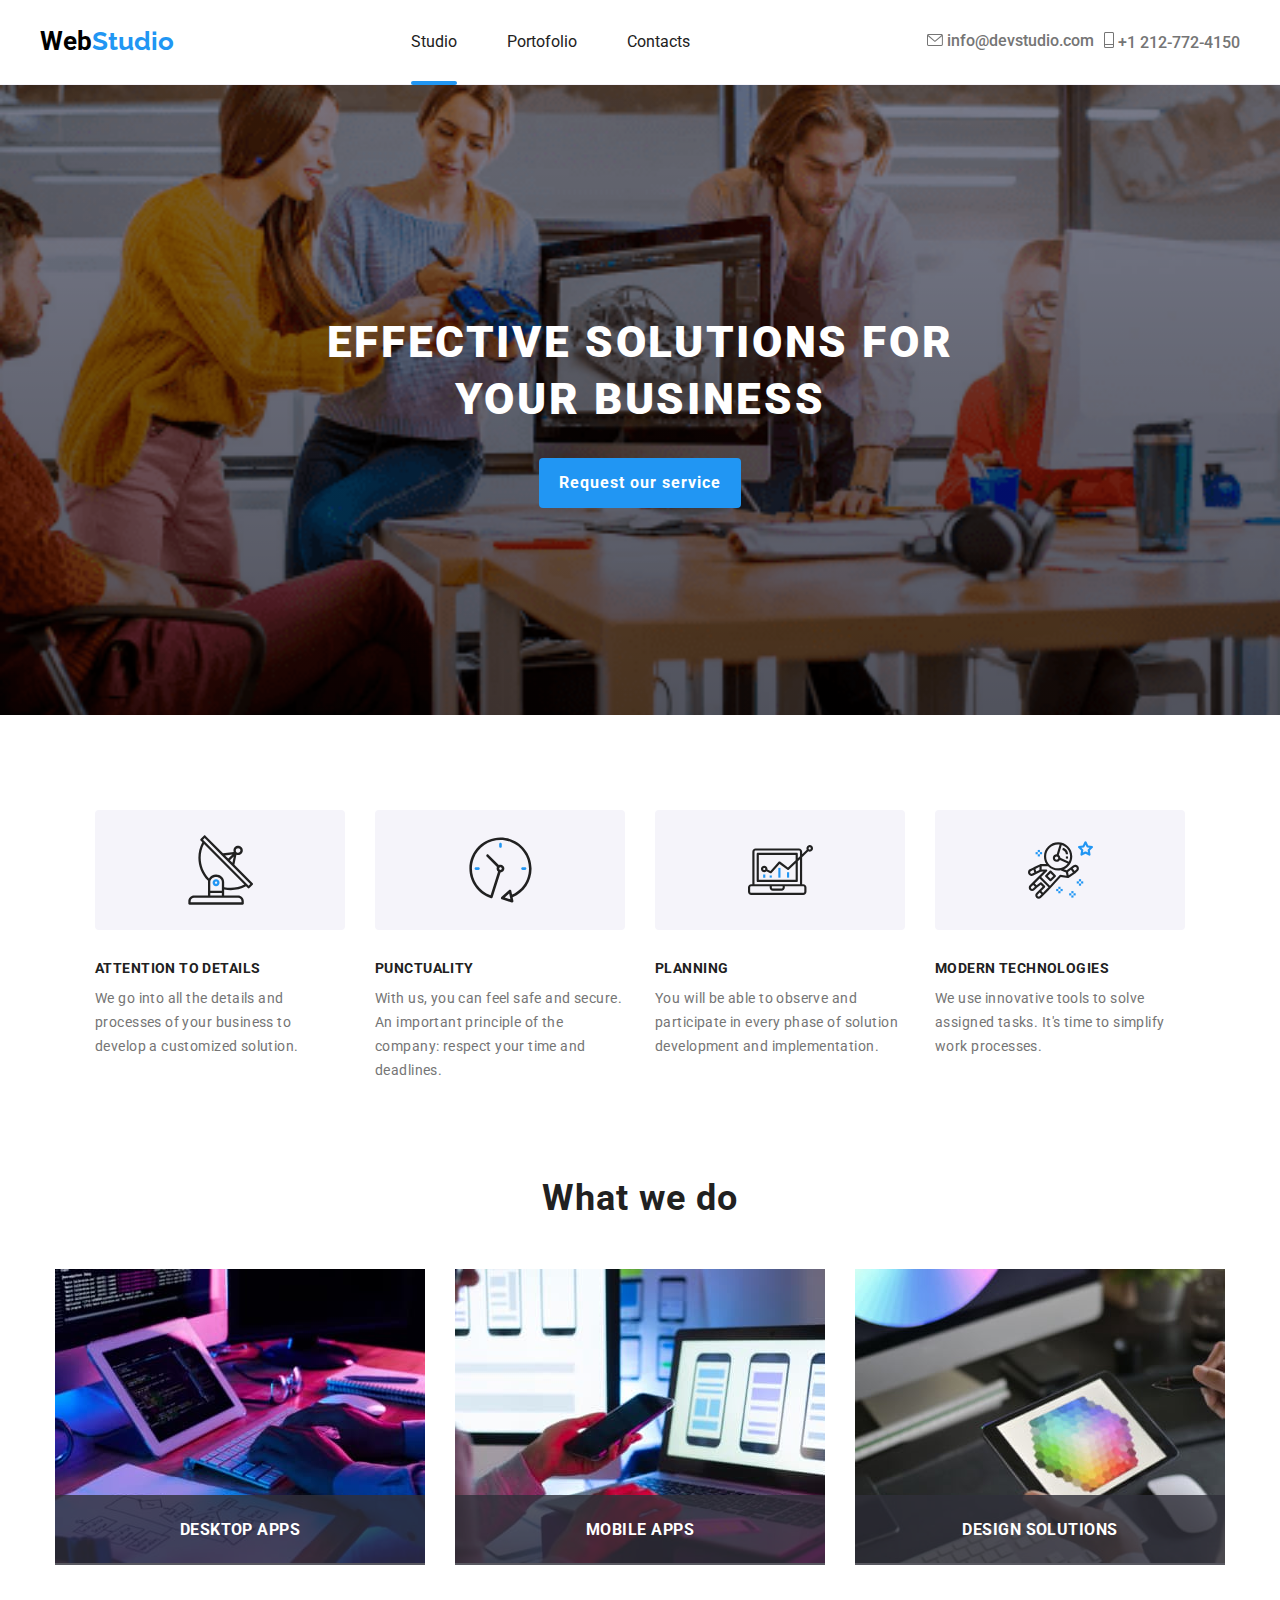
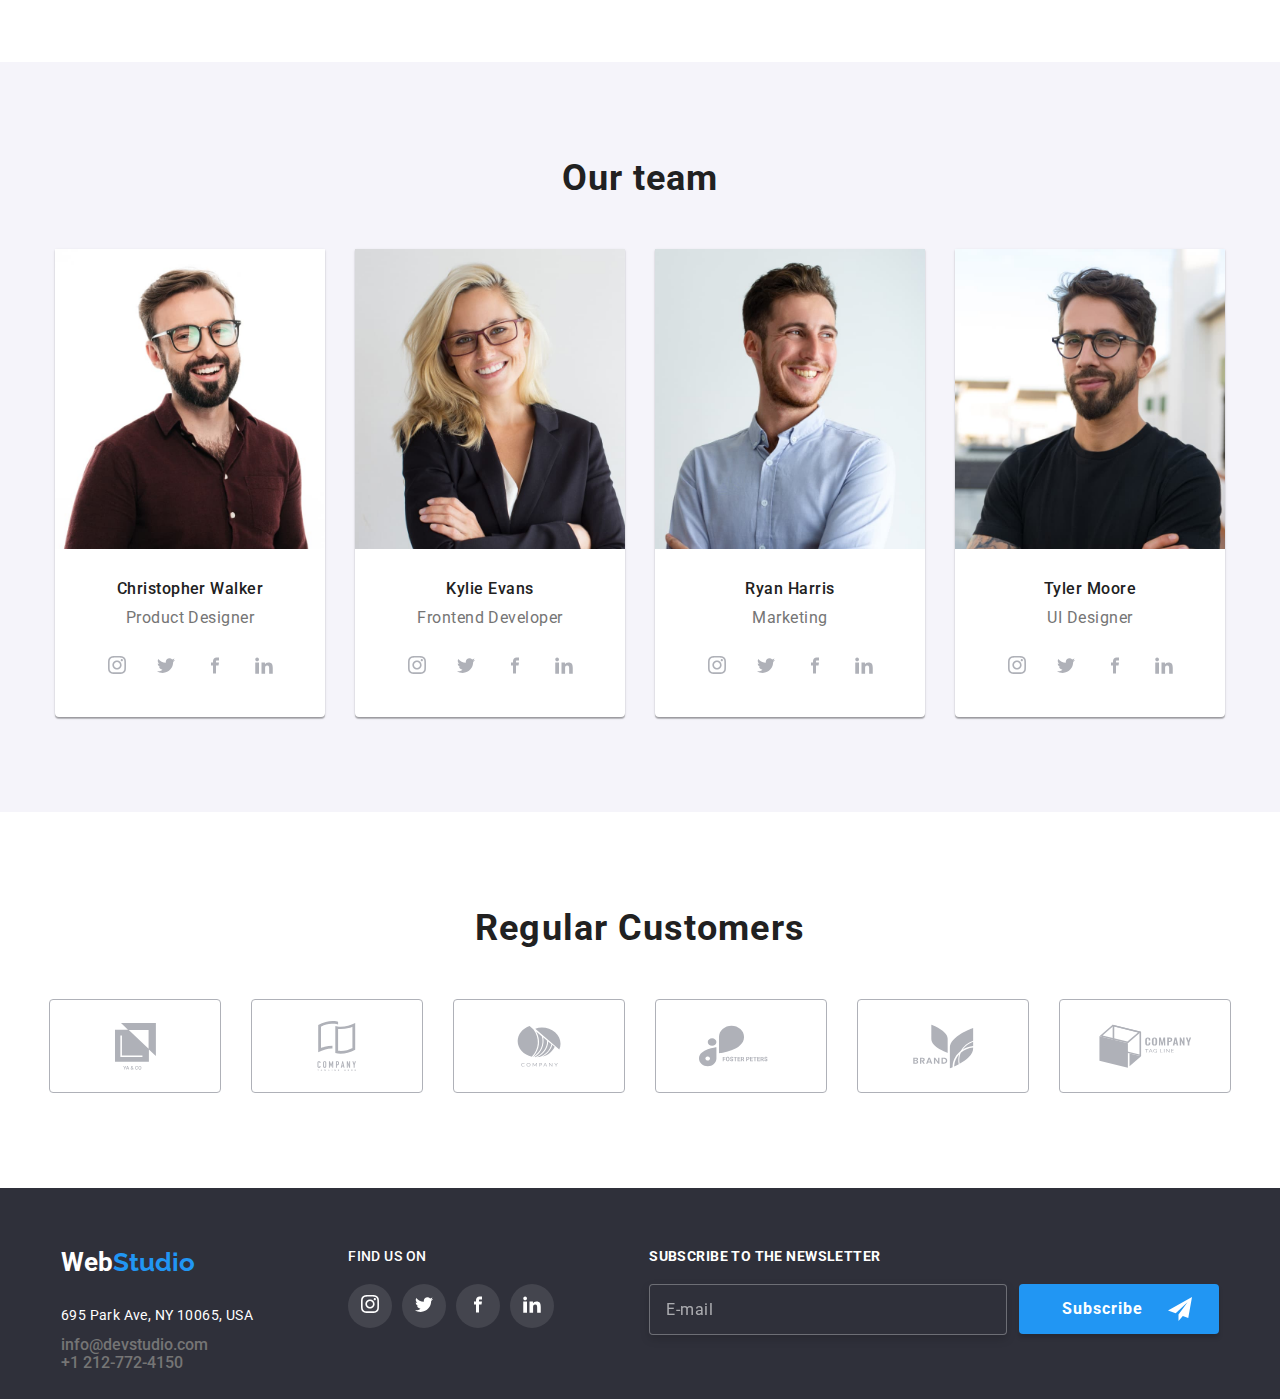
<file: index.html>
<!DOCTYPE html>
<html lang="en">
<head>
    <meta charset="UTF-8">
    <meta http-equiv="X-UA-Compatible" content="IE=edge">
    <meta name="viewport" content="width=device-width, initial-scale=1.0">
    <title>WebStudio</title>
    <link rel="preconnect" href="https://fonts.googleapis.com">
    <link rel="preconnect" href="https://fonts.gstatic.com" crossorigin>
    <link href="https://fonts.googleapis.com/css2?family=Raleway:wght@700&family=Roboto:wght@400;500;700;900&display=swap" rel="stylesheet">
    <link rel="stylesheet" href="/normalize.css">
    <link rel="stylesheet" href="css/style.min.css">
</head>
<body>
    <header class="header">
        <div class="container">
             <a href="" class="logo">
                 <span class="header-logo">Web</span>Studio
             </a>
             <nav class="menu menu-header">
                 <ul class="list-style header-list">
                     <li>
                         <a href="#" class="header-list__link header-list__studio">Studio</a>
                     </li>
                     <li>
                         <a href="portofolio.html" class="header-list__link">Portofolio</a>
                     </li>
                     <li>
                         <a href="#" class="header-list__link header-list__active">Contacts</a>                                
                     </li>
                 </ul>
             </nav>
             <ul class="list-style contacts__info menu menu-header">
                 <li>
                     <a href="mailto:info@devstudio.com" class="mail">
                         <svg width="16" height="12" class="mail">
                             <use href="img/icons.svg/symbol-defs.svg#icon-envelope"></use>
                         </svg>
                         info@devstudio.com
                     </a>
                 </li>
                 <li>
                     <a href="tel:+12127724150" class="mail">
                         <svg width="10" height="16" class="mail">
                             <use href="img/icons.svg/symbol-defs.svg#icon-phone"></use>
                         </svg> 
                         +1 212-772-4150
                     </a>
                 </li>
             </ul>
             <button
                class="menu-toggle js-open-menu"
                aria-expanded="false"
                aria-controls="mobile-menu">
                <svg
                    width="24"
                    height="24"
                    fill="currentColor"
                    viewBox="0 0 20 20"
                    xmlns="http://www.w3.org/2000/svg">
                    <path
                    fill-rule="evenodd"
                    d="M3 5a1 1 0 011-1h12a1 1 0 110 2H4a1 1 0 01-1-1zM3 10a1 1 0 011-1h12a1 1 0 110 2H4a1 1 0 01-1-1zM3 15a1 1 0 011-1h12a1 1 0 110 2H4a1 1 0 01-1-1z"
                    clip-rule="evenodd"
                    ></path>
                </svg>
            </button>
         </div>
     </header>
 
     <main>
     <section class="promo">
        <div class="container">
             <h1 class="promo-title">EFFECTIVE SOLUTIONS FOR <br>
                 YOUR BUSINESS</h1>
             <button data-modal-open class="promo-btn">Request our service</button>
        </div>
     </section>
 
     <section class="description section">
        <div class="container">
             <ul class="list-style description-list">
                 <li class="description-list__item">
                     <div class="description-list__box">
                         <svg width="65" height="70" class="description-svg">
                             <use href="img/icons.svg/symbol-defs.svg#icon-anten"></use>
                         </svg> 
                     </div>
                     <h2 class="description-list__title">ATTENTION TO DETAILS</h2>
                     <p class="description-list__text">We go into all the details and processes of your business to develop a customized solution.</p>
                 </li>
                 <li class="description-list__item">
                     <div class="description-list__box">
                         <svg width="65" height="70" class="description-svg">
                             <use href="img/icons.svg/symbol-defs.svg#icon-clock-1"></use>
                         </svg> 
                     </div>
                     <h2 class="description-list__title">PUNCTUALITY</h2>
                     <p class="description-list__text">With us, you can feel safe and secure. An important principle of the company: respect your time and deadlines.</p>
                 </li>
                 <li class="description-list__item">
                     <div class="description-list__box">
                         <svg width="65" height="70" class="description-svg">
                             <use href="img/icons.svg/symbol-defs.svg#icon-diagram-1"></use>
                         </svg> 
                     </div>
                     <h2 class="description-list__title">PLANNING</h2>
                     <p class="description-list__text">You will be able to observe and participate in every phase of solution development and implementation.</p>
                 </li>
                 <li class="description-list__item">
                     <div class="description-list__box">
                         <svg width="65" height="70" class="description-svg">
                             <use href="img/icons.svg/symbol-defs.svg#icon-astronaut-1"></use>
                         </svg> 
                     </div>
                     <h2 class="description-list__title">MODERN TECHNOLOGIES</h2>
                     <p class="description-list__text">We use innovative tools to solve assigned tasks. It's time to simplify work processes.</p>
                 </li>
             </ul>
        </div>
     </section>
 
     <section class="work section">
        <div class="container">
             <h2 class="center-title">What we do</h2>
             <ul class="list-style work-list">
                 <li class="work-list__item">
                    <picture>
                        <source
                        media="screen and (min-width: 769px)"
                        srcset="img/img.jpg 1x, img/img-2-min.png 2x"
                        >
                        <img src="img/img.jpg" alt="what we do">
                    </picture>
                     <p class="work-list__text">DESKTOP APPS</p>
                 </li>
                 <li class="work-list__item">
                    <picture>
                        <source
                        media="screen and (min-width: 769px)"
                        srcset="img/img-2.jpg 1x, img/img-3-min.png 2x"
                        >
                        <img src="img/img-2.jpg" alt="what we do">
                    </picture>
                     <p class="work-list__text">Mobile APPS</p>
                 </li>
                 <li class="work-list__item">
                    <picture>
                        <source
                        media="screen and (min-width: 769px)"
                        srcset="img/img-3.jpg 1x, img/img-4-min.png 2x"
                        >
                        <img src="img/img-3.jpg" alt="what we do">
                    </picture>
                     <p class="work-list__text">DESIGN SOLUTIONS</p>
                 </li>
             </ul>
        </div>
     </section>
 
     <section class="team section">
         <div class="container">
             <h2 class="center-title">Our team</h2>
             <ul class="list-style team-list">
                 <li class="team-list__card">
                     <div class="team-list__img">

                        <picture>
                            <source
                                media="screen and (max-width: 480px)"
                                srcset="img/Walker-M-min.jpg 1x, img/Walker-M2-min.jpg 2x"
                            >
                            <source
                            media="screen and (max-width: 768px)"
                            srcset="img/Walker-T-min.jpg 1x, img/Walker-M2-min.jpg 2x"
                            >
                            <source
                            media="screen and (min-width: 769px)"
                            srcset="img/walker.jpg 1x, img/Walker-D2-min.jpg 2x"
                            >
                            <img src="img/Walker-M-min.jpg" alt="Christopher Walker">
                        </picture>
                     </div>
                     <h2 class="team-list__name">Christopher Walker</h2>
                     <p class="team-list__descr">Product Designer</p>
                     <div class="team-list__social">
                         <a href="#">
                             <svg width="18" height="20" class="team-list__svg">
                                 <use href="img/icons.svg/symbol-defs.svg#icon-instagram"></use>
                             </svg> 
                         </a>
                         <a href="#">
                             <svg width="18" height="18" class="team-list__svg">
                                 <use href="img/icons.svg/symbol-defs.svg#icon-twitter"></use>
                             </svg> 
                         </a>                   
                         <a href="#">
                             <svg width="16" height="17" class="team-list__svg">
                                 <use href="img/icons.svg/symbol-defs.svg#icon-facebook"></use>
                             </svg> 
                         </a>                   
                         <a href="#">
                             <svg width="20" height="20" class="team-list__svg">
                                 <use href="img/icons.svg/symbol-defs.svg#icon-linkedin2"></use>
                             </svg> 
                         </a>                 
                     </div>
                 </li>
                 <li class="team-list__card">
                     <div class="team-list__img">
                        <picture>
                            <source
                                media="screen and (max-width: 480px)"
                                srcset="img/Evans-M-min.jpg 1x, img/Evans-M2-min.jpg 2x"
                            >
                            <source
                            media="screen and (max-width: 768px)"
                            srcset="img/Evans-T-min.jpg 1x, img/Evans-T2-min.jpg 2x"
                            >
                            <source
                            media="screen and (min-width: 769px)"
                            srcset="img/evans.jpg 1x, img/Evans-D2-min.jpg 2x"
                            >
                            <img src="img/Evans-M-min.jpg" alt="Kylie Evans">
                        </picture>
                     </div>
                     <h2 class="team-list__name">Kylie Evans</h2>
                     <p class="team-list__descr">Frontend Developer</p>
                     <div class="team-list__social">
                         <a href="#">
                             <svg width="18" height="20" class="team-list__svg">
                                 <use href="img/icons.svg/symbol-defs.svg#icon-instagram"></use>
                             </svg> 
                         </a>
                         <a href="#">
                             <svg width="18" height="18" class="team-list__svg">
                                 <use href="img/icons.svg/symbol-defs.svg#icon-twitter"></use>
                             </svg> 
                         </a>                   
                         <a href="#">
                             <svg width="16" height="17" class="team-list__svg">
                                 <use href="img/icons.svg/symbol-defs.svg#icon-facebook"></use>
                             </svg> 
                         </a>                   
                         <a href="#">
                             <svg width="20" height="20" class="team-list__svg">
                                 <use href="img/icons.svg/symbol-defs.svg#icon-linkedin2"></use>
                             </svg> 
                         </a>                 
                     </div>
                 </li>
                 <li class="team-list__card">
                     <div class="team-list__img">
                        <picture>
                            <source
                                media="screen and (max-width: 480px)"
                                srcset="img/Ryan-M-min.jpg 1x, img/Ryan-M2-min.jpg 2x"
                            >
                            <source
                            media="screen and (max-width: 768px)"
                            srcset="img/Ryan-T-min.jpg 1x, img/Ryan-T2-min.jpg 2x"
                            >
                            <source
                            media="screen and (min-width: 769px)"
                            srcset="img/ryan.jpg 1x, img/Ryan-D2-min.jpg 2x"
                            >
                            <img src="img/Ryan-M-min.jpg" alt="Ryan">
                        </picture>
                     </div>
                     <h2 class="team-list__name">Ryan Harris</h2>
                     <p class="team-list__descr">Marketing</p>
                     <div class="team-list__social">
                         <a href="#">
                             <svg width="18" height="20" class="team-list__svg">
                                 <use href="img/icons.svg/symbol-defs.svg#icon-instagram"></use>
                             </svg> 
                         </a>
                         <a href="#">
                             <svg width="18" height="18" class="team-list__svg">
                                 <use href="img/icons.svg/symbol-defs.svg#icon-twitter"></use>
                             </svg> 
                         </a>                   
                         <a href="#">
                             <svg width="16" height="17" class="team-list__svg">
                                 <use href="img/icons.svg/symbol-defs.svg#icon-facebook"></use>
                             </svg> 
                         </a>                   
                         <a href="#">
                             <svg width="20" height="20" class="team-list__svg">
                                 <use href="img/icons.svg/symbol-defs.svg#icon-linkedin2"></use>
                             </svg> 
                         </a>                 
                     </div>
                 </li>
                 <li class="team-list__card">
                     <div class="team-list__img">
                        <picture>
                            <source
                                media="screen and (max-width: 480px)"
                                srcset="img/Tyler-M-min.jpg 1x, img/Tyler-M2-min.jpg 2x"
                            >
                            <source
                            media="screen and (max-width: 768px)"
                            srcset="img/Tyler-T-min.jpg 1x, img/Tyler-T2-min..jpg 2x"
                            >
                            <source
                            media="screen and (min-width: 769px)"
                            srcset="img/tyler.jpg 1x, img/Tyler-D2-min.jpg 2x"
                            >
                            <img src="img/Tyler-M-min.jpg" alt="Ryan">
                        </picture>
                     </div>
                     <h2 class="team-list__name">Tyler Moore</h2>
                     <p class="team-list__descr">UI Designer</p>
                     <div class="team-list__social">
                         <a href="#">
                             <svg width="18" height="20" class="team-list__svg">
                                 <use href="img/icons.svg/symbol-defs.svg#icon-instagram"></use>
                             </svg> 
                         </a>
                         <a href="#">
                             <svg width="18" height="18" class="team-list__svg">
                                 <use href="img/icons.svg/symbol-defs.svg#icon-twitter"></use>
                             </svg> 
                         </a>                   
                         <a href="#">
                             <svg width="16" height="17" class="team-list__svg">
                                 <use href="img/icons.svg/symbol-defs.svg#icon-facebook"></use>
                             </svg> 
                         </a>                   
                         <a href="#">
                             <svg width="20" height="20" class="team-list__svg">
                                 <use href="img/icons.svg/symbol-defs.svg#icon-linkedin2"></use>
                             </svg> 
                         </a>                 
                     </div>
                 </li>
             </ul>
         </div>
     </section>
 
     <section class="customers section">
         <div class="container">
             <h2 class="center-title">Regular Customers</h2>
             <ul class="list-style customers-list">
                 <li class="customers-list__card">
                     <svg width="41" height="47" class="customers-list__svg">
                         <use href="img/icons.svg/symbol-defs.svg#icon-Union"></use>
                     </svg>   
                 </li>
                 <li class="customers-list__card">
                     <svg width="40" height="50" class="customers-list__svg">
                         <use href="img/icons.svg/symbol-defs.svg#icon-tagline-here"></use>
                     </svg>  
                 </li>
                 <li class="customers-list__card">
                     <svg width="44" height="42" class="customers-list__svg">
                         <use href="img/icons.svg/symbol-defs.svg#icon-company"></use>
                     </svg>  
                 </li>
                 <li class="customers-list__card">
                     <svg width="85" height="42" class="customers-list__svg">
                         <use href="img/icons.svg/symbol-defs.svg#icon-foster"></use>
                     </svg>  
                 </li>
                 <li class="customers-list__card">
                     <svg width="63" height="45" class="customers-list__svg">
                         <use href="img/icons.svg/symbol-defs.svg#icon-brand"></use>
                     </svg>  
                 </li>
                 <li class="customers-list__card">
                     <svg width="93" height="44" class="customers-list__svg">
                         <use href="img/icons.svg/symbol-defs.svg#icon-tagline"></use>
                     </svg>  
                 </li>
             </ul>
         </div>
     </section>
     </main>

     <div class="menu-container js-menu-container menu-close" id="mobile-menu">
        <button class="menu-toggle js-close-menu">
          <svg
            fill="black"
            viewBox="0 0 20 20"
            xmlns="http://www.w3.org/2000/svg"
            width="24"
            height="24">
            <path
            fill-rule="evenodd"
            d="M4.293 4.293a1 1 0 011.414 0L10 8.586l4.293-4.293a1 1 0 111.414 1.414L11.414 10l4.293 4.293a1 1 0 01-1.414 1.414L10 11.414l-4.293 4.293a1 1 0 01-1.414-1.414L8.586 10 4.293 5.707a1 1 0 010-1.414z"
            clip-rule="evenodd"
          ></path>
          </svg>
        </button>
  
        <ul class="mobile-menu">
            <li><a href="" class="link">Studio</a></li>
            <li><a href="portofolio.html" class="link">Portofolio</a></li>
            <li><a href="" class="link">Contacts</a></li>
        </ul>

        <ul class="mobile-menu mobile-menu__contacts">
            <li>
                <a href="tel:+12127724150" class=" mobile-menu__info mobile-menu__phone">+1 212-772-4150</a>
            </li>
            <li>
                <a href="mailto:info@devstudio.com" class="mobile-menu__info">
                    info@devstudio.com
                </a>
            </li>
            <ul class="mobile-menu mobile-menu__social">
                <li class="mobile-menu__border"><a href="" class="mobile-menu__link">Instagram</a></li>
                <li class="mobile-menu__border"><a href="" class="mobile-menu__link">Twitter</a></li>
                <li class="mobile-menu__border"><a href="" class="mobile-menu__link">Facebook</a></li>
                <li class="mobile-menu__border"><a href="" class="mobile-menu__link  mobile-menu__npr">LinkedIn</a></li>
              </ul>
            </div>
        </ul>

        </div>
      </div> 
 
    <footer class="contacts">
         <div class="container">
             <ul class="contacts-wrapper">
                 <div class="contacts-wrapper__left">
                     <a href="#" class="logo contacts-wrapper__logo">
                         <span class="contacts-wrapper__footer">Web</span>Studio
                     </a>
                     <address>
                         <ul class="list-style">
                             <li class="contacts-wrapper__address">
                                 <a href="#">695 Park Ave, NY 10065, USA</a>
                             </li>
                             <li>
                                  <a href="mailto:info@devstudio.com" class="mail mail-footer contacts-wrapper__center">info@devstudio.com</a>
                             </li>
                             <li>
                                 <li>
                                     <a href="tel:+12127724150" class="phone phone-footer contacts-wrapper__center contacts-wrapper__phone">+1 212-772-4150</a>
                                </li>
                             </li>
                            
                         </ul>
                     </address>
                 </div>
                    <div class="contacts-wrapper__center">
                     <h2 class="contacts-wrapper__title">Find us on</h2>
                     <ul class="contacts-wrapper__social">
                         <li>
                             <a href="#">
                                 <svg width="18" height="20" class="contacts-wrapper__svg">
                                     <use href="img/icons.svg/symbol-defs.svg#icon-instagram"></use>
                                 </svg> 
                             </a>
                         </li>
                         <li>
                             <a href="#">
                                 <svg width="18" height="18" class="contacts-wrapper__svg">
                                     <use href="img/icons.svg/symbol-defs.svg#icon-twitter"></use>
                                 </svg> 
                             </a>  
                         </li>
                         <li>
                             <a href="#">
                                 <svg width="16" height="17" class="contacts-wrapper__svg">
                                     <use href="img/icons.svg/symbol-defs.svg#icon-facebook"></use>
                                 </svg> 
                             </a>
                         </li>
                         <li>
                             <a href="#">
                                 <svg width="20" height="20" class="contacts-wrapper__svg">
                                     <use href="img/icons.svg/symbol-defs.svg#icon-linkedin2"></use>
                                 </svg> 
                             </a>  
                         </li>
                     </ul> 
                    </div>
                    <div class="contacts-wrapper__right">
                     <label>
                         Subscribe to the newsletter
                         <input type="email" name="usermail" placeholder="E-mail">
                     </label>
                     <button class="contacts-wrapper__button" type="submit">Subscribe
                         <svg width="24" height="24" class="icon-send">
                             <use href="img/icons.svg/2symbol-defs.svg#icon-send"></use>
                         </svg>
                     </button>
                    </div>
             </ul>
         </div>
     </footer>

     <div data-modal class="overlay is-hidden">
        <div class="modal">
            <button data-modal-close class="close">&#215;</button>
            <h2 class="modal-title">Leave your information and we'll call you back</h2>
            <form action="#" class="modal-form">
                <label class="modal-form__position">
                    Name
                    <input type="text" name="username"  class="modal-form__input">
                    <svg width="12" height="12" >
                        <use href="img/icons.svg/2symbol-defs.svg#svg-man"></use>
                    </svg>
                </label>
                <label class="modal-form__position">
                    Telephone
                    <input type="tel" name="userphone" class="modal-form__input">
                    <svg width="13" height="13" >
                        <use href="img/icons.svg/2symbol-defs.svg#phone"></use>
                    </svg>
                </label>
                <label class="modal-form__position">
                    E-mail
                    <input type="email" name="usermail" >
                    <svg width="15" height="12">
                        <use href="img/icons.svg/2symbol-defs.svg#svg-mail"></use>
                    </svg>
                </label>
                <label class="modal-form__position">
                    Comments
                    <textarea name="comments" placeholder="Enter the text" class="modal-form__comments"></textarea>
                </label>
                <label class="modal-form__position modal-form__checked form-checkbox">
                    <input type="checkbox" class="modal-form__input">
                    <span class="replace-checkbox modal-checkbox__position">
                        <svg width="11" height="13" class="svg-checked modal-checked__svg">
                            <use href="img/icons.svg/2symbol-defs.svg#icon-checked"></use>
                        </svg>
                    </span>
                    I agree with the letter and accept the<a href="#" class="condition">Terms and Conditions</a>
                </label>

                <button type="submit" class="modal-form__btn">Send</button>
            </form>
        </div>
    </div> 

    <script src="js/mobile.menu.js"></script>
    <script src="js/modal.js"></script>
</body>
</html>
</file>
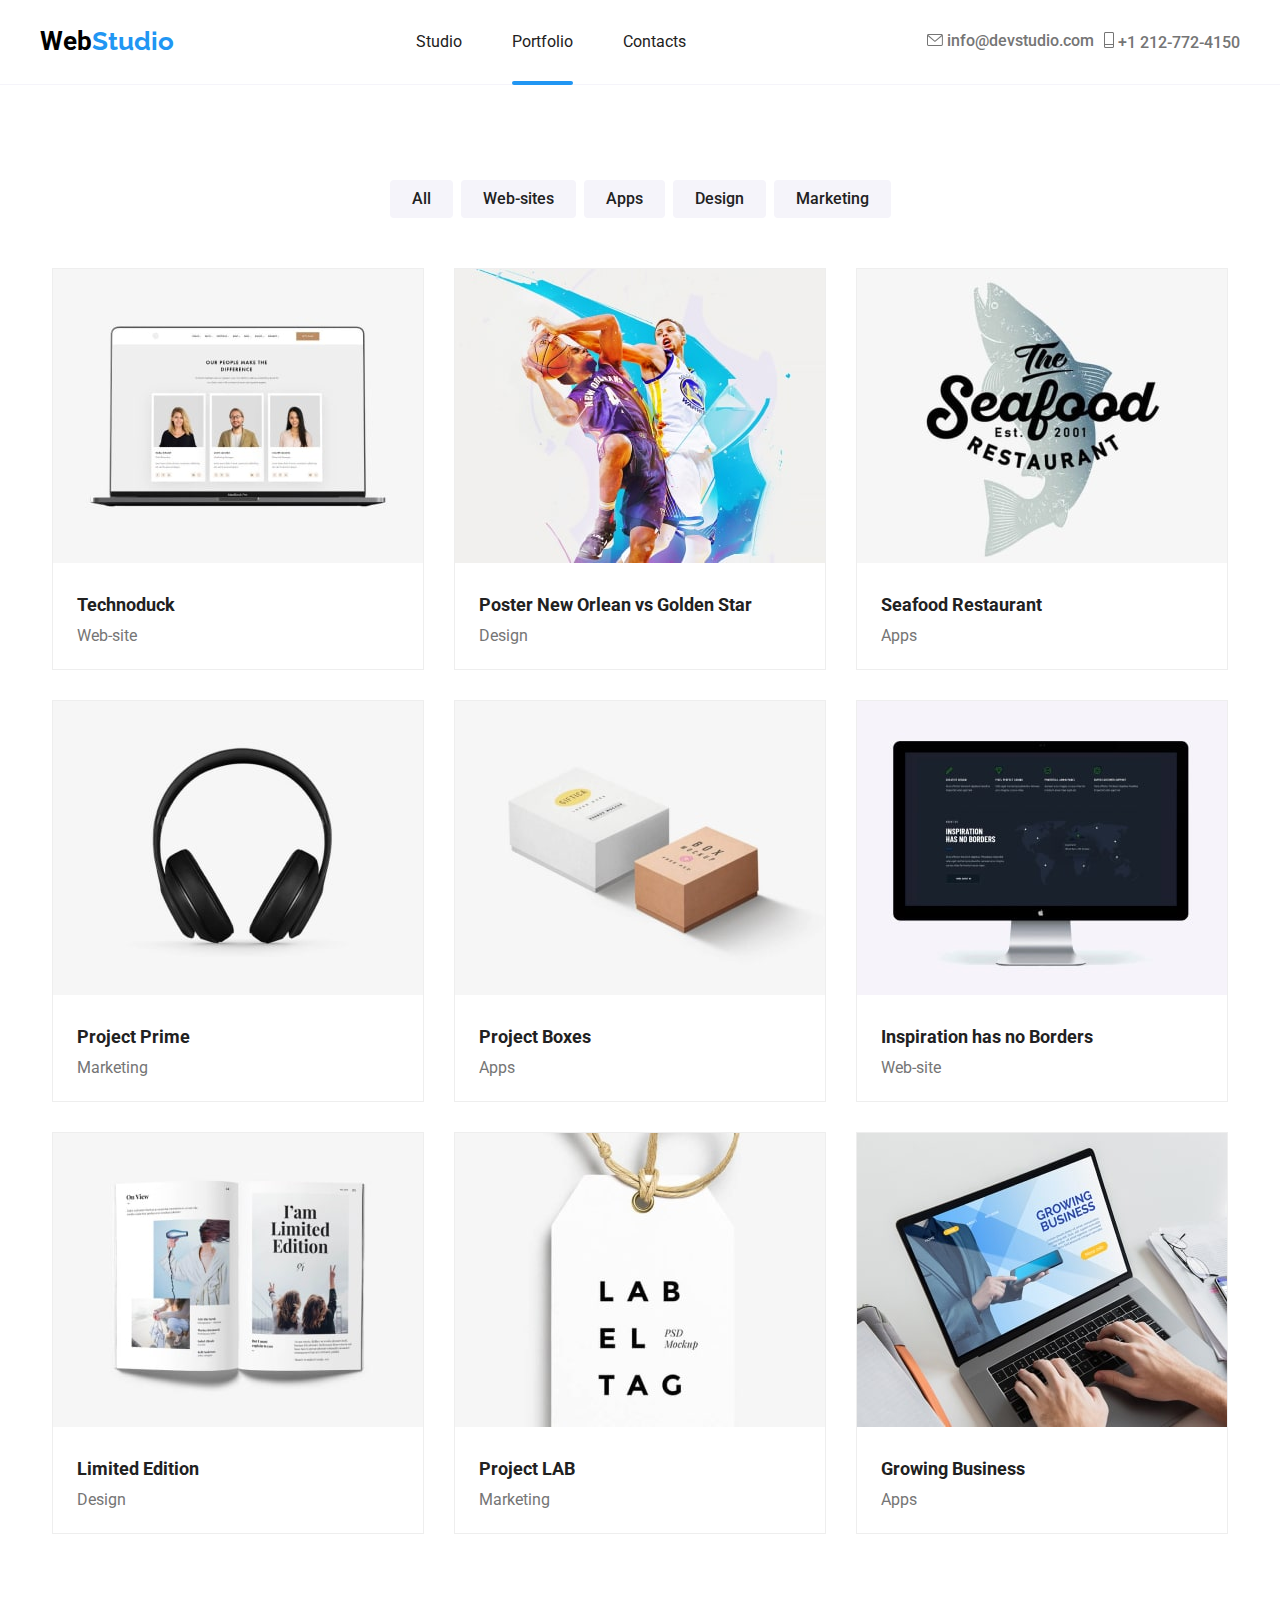
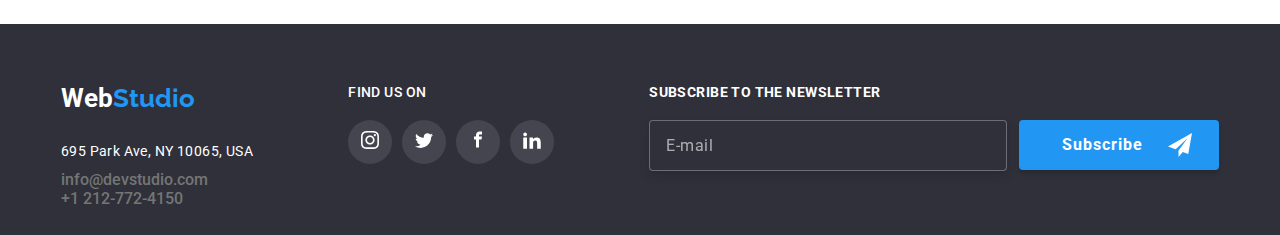
<file: portofolio.html>
<!DOCTYPE html>
<html lang="en">
<head>
    <meta charset="UTF-8">
    <meta http-equiv="X-UA-Compatible" content="IE=edge">
    <meta name="viewport" content="width=device-width, initial-scale=1.0">
    <title>Document</title>
    <link rel="preconnect" href="https://fonts.googleapis.com">
    <link rel="preconnect" href="https://fonts.gstatic.com" crossorigin>
    <link href="https://fonts.googleapis.com/css2?family=Raleway:wght@700&family=Roboto:wght@400;500;700;900&display=swap" rel="stylesheet">
    <link rel="stylesheet" href="/normalize.css">
    <link rel="stylesheet" href="css/style.min.css">
</head>
<body>
    <header class="header">
        <div class="container">
            <a href="index.html" class="logo">
                <span class="header-logo">Web</span>Studio
            </a>
            <nav class="menu menu-header">
                <ul class="list-style header-list">
                    <li>
                        <a href="index.html" class="header-list__link ">Studio</a>
                     </li>
                    <li>
                        <a href="#" class="header-list__link header-list__portofolio">Portfolio</a>  
                    </li>
                    <li>
                        <a href="#" class="header-list__link  header-list__active">Contacts</a>             
                     
                    </li>
                </ul>
            </nav>
            <ul class="list-style contacts__info menu menu-header">
                <li>
                    <a href="mailto:info@devstudio.com" class="mail">
                        <svg width="16" height="12" class="mail">
                            <use href="img/icons.svg/symbol-defs.svg#icon-envelope"></use>
                        </svg>
                        info@devstudio.com
                    </a>
                </li>
                <li>
                    <a href="tel:+12127724150" class="mail">
                        <svg width="10" height="16" class="mail">
                            <use href="img/icons.svg/symbol-defs.svg#icon-phone"></use>
                        </svg> 
                        +1 212-772-4150
                    </a>
                </li>
            </ul>
             <button
                class="menu-toggle js-open-menu"
                aria-expanded="false"
                aria-controls="mobile-menu">
                <svg
                    width="24"
                    height="24"
                    fill="currentColor"
                    viewBox="0 0 20 20"
                    xmlns="http://www.w3.org/2000/svg">
                    <path
                    fill-rule="evenodd"
                    d="M3 5a1 1 0 011-1h12a1 1 0 110 2H4a1 1 0 01-1-1zM3 10a1 1 0 011-1h12a1 1 0 110 2H4a1 1 0 01-1-1zM3 15a1 1 0 011-1h12a1 1 0 110 2H4a1 1 0 01-1-1z"
                    clip-rule="evenodd"
                    ></path>
                </svg>
            </button>
         </div>
     </header>
     <main>
        <section class="product">
            <div class="container">
                <ul class="list-style product-list">
                    <li>
                        <button type="button" class="product-list__btn">All</button>
                    </li>
                    <li>
                        <button type="button" class="product-list__btn">Web-sites</button>
                    </li>
                    <li>
                        <button type="button" class="product-list__btn">Apps</button>
                    </li>
                    <li>
                        <button type="button" class="product-list__btn">Design</button>
                    </li>
                    <li>
                        <button type="button" class="product-list__btn">Marketing</button>
                    </li>
                </ul>
    
                <ul class="list-style product-list__card">
                    <li class="product-list__overlay">
                        <img src="img/Technoduck-min.jpg" alt="Technoduck" width="100%">
                        <div class="product-list__descr">
                            <h2 class="product-list__subtitle">Technoduck</h2>
                            <p class="product-list__text">Web-site</p>
                            <div class="product-list__item">
                                <div class="product-list__info">
                                    <span>
                                        Technoduck is a state-of-the-art coronavirus distribution platform. Companies use this platform for digital espionage and attacks on competitors' secure servers.
                                    </span>
                                </div>
                            </div>
                        </div>
                    </li>
                    <li class="product-list__overlay">
                        <img src="img/Poster-min.jpg" alt="Poster New Orlean vs Golden Star" width="100%">
                        <div class="product-list__descr">
                            <h2 class="product-list__subtitle">Poster New Orlean vs Golden Star</h2>
                            <p class="product-list__text">Design</p>
                        </div>
                        <div class="product-list__item">
                            <div class="product-list__info">
                                <span>
                                    Technoduck is a state-of-the-art coronavirus distribution platform. Companies use this platform for digital espionage and attacks on competitors' secure servers.
                                </span>
                            </div>
                        </div>
                    </li>
                    <li class="product-list__overlay">
                        <img src="img/Seafood-min.jpg" alt="Seafood Restaurant" width="100%">
                        <div class="product-list__descr">
                            <h2 class="product-list__subtitle">Seafood Restaurant </h2>
                            <p class="product-list__text">Apps</p>
                            <div class="product-list__item">
                                <div class="product-list__info">
                                    <span>
                                        Technoduck is a state-of-the-art coronavirus distribution platform. Companies use this platform for digital espionage and attacks on competitors' secure servers.
                                    </span>
                                </div>
                            </div>
                        </div>
                    </li>
                    <li class="product-list__overlay">
                        <img src="img/Prime-min.jpg" alt="Project Prime" width="100%">
                        <div class="product-list__descr">
                            <h2 class="product-list__subtitle">Project Prime</h2>
                            <p class="product-list__text">Marketing</p>
                            <div class="product-list__item">
                                <div class="product-list__info">
                                    <span>
                                        Technoduck is a state-of-the-art coronavirus distribution platform. Companies use this platform for digital espionage and attacks on competitors' secure servers.
                                    </span>
                                </div>
                            </div>
                        </div>
                    </li>
                    <li class="product-list__overlay">
                        <img src="img/Boxes-min.jpg" alt="Project Boxes" width="100%">
                        <div class="product-list__descr">
                            <h2 class="product-list__subtitle">Project Boxes</h2>
                            <p class="product-list__text">Apps</p>
                            <div class="product-list__item">
                                <div class="product-list__info">
                                    <span>
                                        Technoduck is a state-of-the-art coronavirus distribution platform. Companies use this platform for digital espionage and attacks on competitors' secure servers.
                                    </span>
                                </div>
                            </div>
                        </div>
                    </li>
                    <li class="product-list__overlay">
                        <img src="img/Inspiration-min.jpg" alt="Inspiration has no Borders" width="100%">
                        <div class="product-list__descr">
                            <h2 class="product-list__subtitle">Inspiration has no Borders</h2>
                            <p class="product-list__text">Web-site</p>
                            <div class="product-list__item">
                                <div class="product-list__info">
                                    <span>
                                        Technoduck is a state-of-the-art coronavirus distribution platform. Companies use this platform for digital espionage and attacks on competitors' secure servers.
                                    </span>
                                </div>
                            </div>
                        </div>
                    </li>
                    <li class="product-list__overlay">
                        <img src="img/Limited-min.jpg" alt="Limited Edition" width="100%">
                        <div class="product-list__descr">
                            <h2 class="product-list__subtitle">Limited Edition</h2>
                            <p class="product-list__text">Design</p>
                            <div class="product-list__item">
                                <div class="product-list__info">
                                    <span>
                                        Technoduck is a state-of-the-art coronavirus distribution platform. Companies use this platform for digital espionage and attacks on competitors' secure servers.
                                    </span>
                                </div>
                            </div>
                        </div>
                    </li>
                    <li class="product-list__overlay">
                        <img src="img/Project-min.jpg" alt="Project LAB" width="100%">
                        <div class="product-list__descr">
                            <h2 class="product-list__subtitle">Project LAB</h2>
                            <p class="product-list__text">Marketing</p>
                            <div class="product-list__item">
                                <div class="product-list__info">
                                    <span>
                                        Technoduck is a state-of-the-art coronavirus distribution platform. Companies use this platform for digital espionage and attacks on competitors' secure servers.
                                    </span>
                                </div>
                            </div>
                        </div>
                    </li>
                    <li class="product-list__overlay">
                        <img src="img/Growing-min.jpg" alt="Project LAB" width="100%">
                        <div class="product-list__descr">
                            <h2 class="product-list__subtitle">Growing Business</h2>
                            <p class="product-list__text">Apps</p>
                            <div class="product-list__item">
                                <div class="product-list__info">
                                    <span>
                                        Technoduck is a state-of-the-art coronavirus distribution platform. Companies use this platform for digital espionage and attacks on competitors' secure servers.
                                    </span>
                                </div>
                            </div>
                        </div>
                    </li>
                </ul>
            </div>
        </section>
    </main>

    <div class="menu-container js-menu-container menu-close" id="mobile-menu">
        <button class="menu-toggle js-close-menu">
          <svg
            fill="black"
            viewBox="0 0 20 20"
            xmlns="http://www.w3.org/2000/svg"
            width="24"
            height="24">
            <path
            fill-rule="evenodd"
            d="M4.293 4.293a1 1 0 011.414 0L10 8.586l4.293-4.293a1 1 0 111.414 1.414L11.414 10l4.293 4.293a1 1 0 01-1.414 1.414L10 11.414l-4.293 4.293a1 1 0 01-1.414-1.414L8.586 10 4.293 5.707a1 1 0 010-1.414z"
            clip-rule="evenodd"
          ></path>
          </svg>
        </button>
  
        <ul class="mobile-menu">
            <li><a href="" class="link">Studio</a></li>
            <li><a href="portofolio.html" class="link">Portofolio</a></li>
            <li><a href="" class="link">Contacts</a></li>
        </ul>

        <ul class="mobile-menu mobile-menu__contacts">
            <li>
                <a href="tel:+12127724150" class=" mobile-menu__info mobile-menu__phone">+1 212-772-4150</a>
            </li>
            <li>
                <a href="mailto:info@devstudio.com" class="mobile-menu__info">
                    info@devstudio.com
                </a>
            </li>
            <ul class="mobile-menu mobile-menu__social">
                <li class="mobile-menu__border"><a href="" class="mobile-menu__link">Instagram</a></li>
                <li class="mobile-menu__border"><a href="" class="mobile-menu__link">Twitter</a></li>
                <li class="mobile-menu__border"><a href="" class="mobile-menu__link">Facebook</a></li>
                <li class="mobile-menu__border"><a href="" class="mobile-menu__link mobile-menu__border">LinkedIn</a></li>
              </ul>
            </div>
        </ul>

        </div>
      </div> 

    <footer class="contacts">
        <div class="container">
            <ul class="contacts-wrapper">
                <div class="contacts-wrapper__left">
                    <a href="#" class="logo contacts-wrapper__logo">
                        <span class="contacts-wrapper__footer">Web</span>Studio
                    </a>
                    <address>
                        <ul class="list-style">
                            <li class="contacts-wrapper__address">
                                <a href="#">695 Park Ave, NY 10065, USA</a>
                            </li>
                            <li>
                                 <a href="mailto:info@devstudio.com" class="mail mail-footer contacts-wrapper__center">info@devstudio.com</a>
                            </li>
                            <li>
                                <li>
                                    <a href="tel:+12127724150" class="phone phone-footer contacts-wrapper__center">+1 212-772-4150</a>
                               </li>
                            </li>
                           
                        </ul>
                    </address>
                </div>
                   <div class="contacts-wrapper__center">
                    <h2 class="contacts-wrapper__title">Find us on</h2>
                    <ul class="contacts-wrapper__social">
                        <li>
                            <a href="#">
                                <svg width="18" height="20" class="contacts-wrapper__svg">
                                    <use href="img/icons.svg/symbol-defs.svg#icon-instagram"></use>
                                </svg> 
                            </a>
                        </li>
                        <li>
                            <a href="#">
                                <svg width="18" height="18" class="contacts-wrapper__svg">
                                    <use href="img/icons.svg/symbol-defs.svg#icon-twitter"></use>
                                </svg> 
                            </a>  
                        </li>
                        <li>
                            <a href="#">
                                <svg width="16" height="17" class="contacts-wrapper__svg">
                                    <use href="img/icons.svg/symbol-defs.svg#icon-facebook"></use>
                                </svg> 
                            </a>
                        </li>
                        <li>
                            <a href="#">
                                <svg width="20" height="20" class="contacts-wrapper__svg">
                                    <use href="img/icons.svg/symbol-defs.svg#icon-linkedin2"></use>
                                </svg> 
                            </a>  
                        </li>
                    </ul> 
                   </div>
                   <div class="contacts-wrapper__right">
                    <label>
                        Subscribe to the newsletter
                        <input type="email" name="usermail" placeholder="E-mail">
                    </label>
                    <button class="contacts-wrapper__button" type="submit">Subscribe
                        <svg width="24" height="24" class="icon-send">
                            <use href="img/icons.svg/2symbol-defs.svg#icon-send"></use>
                        </svg>
                    </button>
                   </div>
            </ul>
        </div>
    </footer>

    <script src="js/mobile.menu.js"></script>
    <script src="js/modal.js"></script>
</body>
</html>
</file>
<file: css/style.min.css>
*{font-family:"Roboto","sans-serif";font-style:normal;padding:0;margin:0}.container{max-width:1200px;margin:0 auto}.section{padding:95px 0}.logo{font-family:"Raleway",sans-serif;font-weight:bold;font-size:26px;color:#2196f3;text-decoration:none}.list-style{list-style-type:none}.mail{gap:8px;font-weight:500;line-height:16px;color:#757575;text-decoration:none}.mail:hover{display:inline-block;color:#2196f3;-webkit-transition-duration:250ms;transition-duration:250ms;-webkit-transition-timing-function:var(--transition);transition-timing-function:var(--transition);stroke:#2196f3}.mail-footer{display:inline-block;padding-top:12px}.phone{font-weight:500;line-height:16px;color:#757575;text-decoration:none}.phone:hover{display:inline-block;color:#2196f3;-webkit-transition-duration:250ms;transition-duration:250ms;-webkit-transition-timing-function:var(--transition);transition-timing-function:var(--transition)}.center-title{font-weight:bold;font-size:36px;line-height:42px;text-align:center;letter-spacing:.03em;color:#212121}.overlay{position:fixed;width:100vw;height:100vh;left:0px;top:0px;background:rgba(0,0,0,.2);z-index:100;-webkit-transition-duration:250ms;transition-duration:250ms;-webkit-transition-timing-function:cubic-bezier(0.4, 0, 0.2, 1);transition-timing-function:cubic-bezier(0.4, 0, 0.2, 1)}.is-hidden{visibility:hidden;opacity:0;-webkit-transition-duration:250ms;transition-duration:250ms;-webkit-transition-timing-function:cubic-bezier(0.4, 0, 0.2, 1);transition-timing-function:cubic-bezier(0.4, 0, 0.2, 1)}.close{position:absolute;display:-webkit-box;display:-ms-flexbox;display:flex;-webkit-box-pack:center;-ms-flex-pack:center;justify-content:center;-webkit-box-align:center;-ms-flex-align:center;align-items:center;width:30px;height:30px;background:#fff;border:1px solid rgba(0,0,0,.1);color:#000;border-radius:100%;top:8px;right:8px;font-weight:400;font-size:24px;cursor:pointer}.close:hover{cursor:pointer;-webkit-transition-duration:250ms;transition-duration:250ms;color:#2196f3}.modal-form__checked svg.svg-checked{position:relative;fill:#fff;left:0;top:-1px}.header{min-height:80px;border-bottom:1px solid #f5f4fa}.header .container{display:-webkit-box;display:-ms-flexbox;display:flex;-webkit-box-pack:justify;-ms-flex-pack:justify;justify-content:space-between;-webkit-box-align:center;-ms-flex-align:center;align-items:center;height:84px}.header-logo{color:#000}.header-list{display:-webkit-box;display:-ms-flexbox;display:flex;-webkit-box-pack:center;-ms-flex-pack:center;justify-content:center;-webkit-box-align:center;-ms-flex-align:center;align-items:center;gap:50px}.header-list__link{position:relative;color:#212121;text-decoration:none}.header-list__studio:after{content:"";display:block;position:absolute;border-bottom:4px solid #2196f3;border-radius:2px;width:100%;top:49px}.header-list__portofolio:after{content:"";display:block;position:absolute;border-bottom:4px solid #2196f3;border-radius:2px;width:100%;top:49px}.product-list{margin-top:95px;display:-webkit-box;display:-ms-flexbox;display:flex;-webkit-box-pack:center;-ms-flex-pack:center;justify-content:center;-webkit-box-align:center;-ms-flex-align:center;align-items:center;gap:8px}.product-list__btn{font-weight:500;font-size:16px;line-height:26px;text-align:center;color:#212121;background-color:#f5f4fa;padding:6px 22px;border:none;border-radius:4px}.product-list__btn:hover{background-color:#2196f3;color:#fff;-webkit-box-shadow:0px 3px 1px rgba(0,0,0,.1);box-shadow:0px 3px 1px rgba(0,0,0,.1);cursor:pointer;-webkit-transition-duration:250ms;transition-duration:250ms;-webkit-transition-timing-function:var(--transition);transition-timing-function:var(--transition)}.product-list__card{margin-top:50px;margin-bottom:90px;display:-webkit-box;display:-ms-flexbox;display:flex;-webkit-box-pack:center;-ms-flex-pack:center;justify-content:center;-webkit-box-align:center;-ms-flex-align:center;align-items:center;-ms-flex-wrap:wrap;flex-wrap:wrap;gap:30px}.product-list__overlay{border:1px solid #eee;height:400px;position:relative;overflow:hidden;cursor:pointer}.product-list__descr{padding:20px 24px}.product-list__subtitle{font-weight:bold;font-size:18px;line-height:36px;color:#212121}.product-list__text{margin-top:4px;font-size:16px;color:#757575}.product-list__item{position:absolute;top:0;left:0;overflow:hidden}.product-list__item:hover .product-list__info{-webkit-transform:translateY(0);transform:translateY(0);-webkit-transition-duration:250ms;transition-duration:250ms;-webkit-transition-timing-function:var(--transition);transition-timing-function:var(--transition)}.product-list__info{top:0;background:rgba(33,150,243,.7);-webkit-transform:translateY(100%);transform:translateY(100%)}.product-list__info span{display:inline-block;font-weight:400;font-size:18px;line-height:28px;padding:63px 24px 91px;color:#fff;letter-spacing:.03em}.description{padding-bottom:0}.description-list{display:-webkit-box;display:-ms-flexbox;display:flex;-webkit-box-pack:center;-ms-flex-pack:center;justify-content:center;-ms-flex-wrap:wrap;flex-wrap:wrap;gap:30px}.description-list__item{width:250px}.description-list__box{display:-webkit-box;display:-ms-flexbox;display:flex;-webkit-box-pack:center;-ms-flex-pack:center;justify-content:center;-webkit-box-align:center;-ms-flex-align:center;align-items:center;width:250px;height:120px;left:215px;top:774px;background:#f5f4fa;border-radius:4px}.description-list__title{padding-top:30px;font-size:14px;font-weight:bold;letter-spacing:.03em;text-transform:uppercase;color:#212121}.description-list__text{padding-top:10px;font-size:14px;line-height:24px;letter-spacing:.03em;color:#757575}.customers-list{display:-webkit-box;display:-ms-flexbox;display:flex;-webkit-box-pack:center;-ms-flex-pack:center;justify-content:center;-webkit-box-align:center;-ms-flex-align:center;align-items:center;gap:30px;padding-top:50px}.customers-list__card{display:-webkit-box;display:-ms-flexbox;display:flex;-webkit-box-pack:center;-ms-flex-pack:center;justify-content:center;-webkit-box-align:center;-ms-flex-align:center;align-items:center;width:170px;height:92px;border:1px solid #afb1b8;border-radius:4px}.customers-list__card:hover{border-color:#2196f3;-webkit-transition-duration:250ms;transition-duration:250ms;-webkit-transition-timing-function:var(--transition);transition-timing-function:var(--transition);cursor:pointer}.customers-list__svg{fill:#afb1b8}.customers-list__svg:hover{fill:#2196f3;-webkit-transition-duration:250ms;transition-duration:250ms;-webkit-transition-timing-function:var(--transition);transition-timing-function:var(--transition)}.contacts{padding-top:60px;min-height:151px;background:#2f303a}.contacts-wrapper{display:-webkit-box;display:-ms-flexbox;display:flex;-webkit-box-pack:center;-ms-flex-pack:center;justify-content:center;gap:95px}.contacts-wrapper__address{padding-top:28px}.contacts-wrapper__address a{color:#fff;font-size:14px;line-height:16px;letter-spacing:.03em;text-decoration:none}.contacts-wrapper__title{font-weight:500;font-size:14px;line-height:16px;letter-spacing:.03em;text-transform:uppercase;color:#fff}.contacts-wrapper__social{padding-top:20px;display:-webkit-box;display:-ms-flexbox;display:flex;gap:10px}.contacts-wrapper__social li{display:-webkit-box;display:-ms-flexbox;display:flex;-webkit-box-pack:center;-ms-flex-pack:center;justify-content:center;-webkit-box-align:center;-ms-flex-align:center;align-items:center;width:44px;height:44px;background:rgba(255,255,255,.1);border-radius:100%;color:#fff}.contacts-wrapper__social li:hover{background-color:#2196f3;cursor:pointer;-webkit-transition-duration:250ms;transition-duration:250ms;-webkit-transition-timing-function:var(--transition);transition-timing-function:var(--transition)}.contacts-wrapper__social li a{color:#fff}.contacts-wrapper__svg{fill:currentColor}.contacts-wrapper__right{display:-webkit-box;display:-ms-flexbox;display:flex;gap:12px;width:570px}.contacts-wrapper__right label{display:-webkit-box;display:-ms-flexbox;display:flex;-webkit-box-orient:vertical;-webkit-box-direction:normal;-ms-flex-direction:column;flex-direction:column;width:358px;font-weight:700;font-size:14px;line-height:16px;letter-spacing:.03em;text-transform:uppercase;color:#fff}.contacts-wrapper__right input{height:19px;border:1px solid rgba(255,255,255,.3);-webkit-filter:drop-shadow(0px 4px 4px rgba(0, 0, 0, 0.15));filter:drop-shadow(0px 4px 4px rgba(0, 0, 0, 0.15));border-radius:4px;margin-top:20px;background-color:#2f303a;padding:15px 16px;color:#fff;cursor:pointer}.contacts-wrapper__right input::-webkit-input-placeholder{font-weight:400;font-size:16px;line-height:20px;display:-webkit-box;display:flex;-webkit-box-align:center;align-items:center;letter-spacing:.03em;color:rgba(255,255,255,.6)}.contacts-wrapper__right input::-moz-placeholder{font-weight:400;font-size:16px;line-height:20px;display:flex;align-items:center;letter-spacing:.03em;color:rgba(255,255,255,.6)}.contacts-wrapper__right input:-ms-input-placeholder{font-weight:400;font-size:16px;line-height:20px;display:-ms-flexbox;display:flex;-ms-flex-align:center;align-items:center;letter-spacing:.03em;color:rgba(255,255,255,.6)}.contacts-wrapper__right input::-ms-input-placeholder{font-weight:400;font-size:16px;line-height:20px;display:-ms-flexbox;display:flex;-ms-flex-align:center;align-items:center;letter-spacing:.03em;color:rgba(255,255,255,.6)}.contacts-wrapper__right input::placeholder{font-weight:400;font-size:16px;line-height:20px;display:-webkit-box;display:-ms-flexbox;display:flex;-webkit-box-align:center;-ms-flex-align:center;align-items:center;letter-spacing:.03em;color:rgba(255,255,255,.6)}.contacts-wrapper__button{width:200px;height:50px;background:#2196f3;-webkit-box-shadow:0px 4px 4px rgba(0,0,0,.15);box-shadow:0px 4px 4px rgba(0,0,0,.15);border-radius:4px;border:none;font-weight:bold;font-size:16px;margin-top:36px;line-height:30px;display:-webkit-box;display:-ms-flexbox;display:flex;-webkit-box-align:center;-ms-flex-align:center;align-items:center;gap:25px;letter-spacing:.06em;color:#fff;padding:13px 10px 13px 43px;cursor:pointer}.contacts-wrapper__right{width:570px}.contacts-wrapper__right label{width:358px;font-weight:700;font-size:14px;line-height:16px;letter-spacing:.03em;text-transform:uppercase;color:#fff}.contacts-wrapper__right input{height:19px;border:1px solid rgba(255,255,255,.3);-webkit-filter:drop-shadow(0px 4px 4px rgba(0, 0, 0, 0.15));filter:drop-shadow(0px 4px 4px rgba(0, 0, 0, 0.15));border-radius:4px;margin-top:20px;background-color:#2f303a;padding:15px 16px;color:#fff;cursor:pointer}.contacts-wrapper__right input::-webkit-input-placeholder{font-weight:400;font-size:16px;line-height:20px;display:-webkit-box;display:flex;-webkit-box-align:center;align-items:center;letter-spacing:.03em;color:rgba(255,255,255,.6)}.contacts-wrapper__right input::-moz-placeholder{font-weight:400;font-size:16px;line-height:20px;display:flex;align-items:center;letter-spacing:.03em;color:rgba(255,255,255,.6)}.contacts-wrapper__right input:-ms-input-placeholder{font-weight:400;font-size:16px;line-height:20px;display:-ms-flexbox;display:flex;-ms-flex-align:center;align-items:center;letter-spacing:.03em;color:rgba(255,255,255,.6)}.contacts-wrapper__right input::-ms-input-placeholder{font-weight:400;font-size:16px;line-height:20px;display:-ms-flexbox;display:flex;-ms-flex-align:center;align-items:center;letter-spacing:.03em;color:rgba(255,255,255,.6)}.contacts-wrapper__right input::placeholder{font-weight:400;font-size:16px;line-height:20px;display:-webkit-box;display:-ms-flexbox;display:flex;-webkit-box-align:center;-ms-flex-align:center;align-items:center;letter-spacing:.03em;color:rgba(255,255,255,.6)}.contacts-wrapper__footer{color:#fff}.contacts__info{display:-webkit-box;display:-ms-flexbox;display:flex;gap:10px}.contacts__info__footer{color:#fff}.promo{min-height:430px;padding-top:200px;padding-bottom:0;background:-webkit-gradient(linear, left top, left bottom, from(rgba(0, 0, 0, 0.1)), to(rgba(0, 0, 0, 0.4))),url("../img/Header_img-M-min.png") center center/cover no-repeat;background:linear-gradient(rgba(0, 0, 0, 0.1), rgba(0, 0, 0, 0.4)),url("../img/Header_img-M-min.png") center center/cover no-repeat}.promo-title{font-weight:900;font-size:44px;line-height:57px;text-align:center;letter-spacing:.06em;text-transform:uppercase;color:#fff}.promo-btn{display:block;margin:0 auto;padding:10px 20px;margin-top:30px;height:50px;background:#2196f3;border-radius:4px;font-weight:bold;line-height:30px;text-align:center;letter-spacing:.06em;color:#fff;border:none}.promo-btn:hover{-webkit-box-shadow:0px 4px 4px rgba(0,0,0,.15);box-shadow:0px 4px 4px rgba(0,0,0,.15);cursor:pointer;-webkit-transition-duration:250ms;transition-duration:250ms;-webkit-transition-timing-function:var(--transition);transition-timing-function:var(--transition)}.work-list{padding-top:50px;display:-webkit-box;display:-ms-flexbox;display:flex;-ms-flex-wrap:wrap;flex-wrap:wrap;-webkit-box-pack:center;-ms-flex-pack:center;justify-content:center;-webkit-box-align:center;-ms-flex-align:center;align-items:center;gap:30px}.work-list__item{position:relative}.work-list__text{position:absolute;width:370px;height:70px;background:rgba(47,48,58,.8);font-weight:bold;line-height:16px;letter-spacing:.03em;text-transform:uppercase;color:#fff;display:-webkit-box;display:-ms-flexbox;display:flex;-webkit-box-pack:center;-ms-flex-pack:center;justify-content:center;-webkit-box-align:center;-ms-flex-align:center;align-items:center;bottom:1%}.modal{position:absolute;width:528px;min-height:581px;background:#fff;-webkit-box-shadow:0px 1px 3px rgba(0,0,0,.12),0px 1px 1px rgba(0,0,0,.14),0px 2px 1px rgba(0,0,0,.2);box-shadow:0px 1px 3px rgba(0,0,0,.12),0px 1px 1px rgba(0,0,0,.14),0px 2px 1px rgba(0,0,0,.2);border-radius:4px;left:50%;top:50%;-webkit-transform:translate(-50%, -50%);transform:translate(-50%, -50%)}.modal-title{padding-top:40px;font-weight:bold;font-size:20px;line-height:23px;text-align:center;letter-spacing:.03em;color:#212121}.modal-form{padding:12px 40px;display:-webkit-box;display:-ms-flexbox;display:flex;-webkit-box-orient:vertical;-webkit-box-direction:normal;-ms-flex-direction:column;flex-direction:column;width:448px}.modal-form__position{position:relative;padding-top:12px;display:-webkit-box;display:-ms-flexbox;display:flex;-webkit-box-orient:vertical;-webkit-box-direction:normal;-ms-flex-direction:column;flex-direction:column;font-weight:400;font-size:12px;line-height:14px;letter-spacing:.01em;color:#757575}.modal-form__position:hover input{border-color:#2196f3}.modal-form__position svg{position:absolute;top:43px;left:15px}.modal-form__position input:focus+svg{fill:#2196f3}.modal-form__position input:hover+svg{fill:#2196f3}.modal-form__comments{resize:none;width:92%;margin-top:4px;height:120px;padding:12px 16px;border:1px solid rgba(33,33,33,.2);border-radius:4px;font-weight:400;font-size:12px;line-height:14px;letter-spacing:.01em;cursor:pointer;outline:none}.modal-form__comments:hover{border-color:#2196f3}.modal-form__comments:focus{border-color:#2196f3}.modal-form__comments::-webkit-input-placeholder{font-weight:400;font-size:14px;line-height:16px;letter-spacing:.01em;color:rgba(117,117,117,.5);font-weight:400;font-size:14px;line-height:16px;letter-spacing:.01em;color:rgba(117,117,117,.5)}.modal-form__comments::-moz-placeholder{font-weight:400;font-size:14px;line-height:16px;letter-spacing:.01em;color:rgba(117,117,117,.5);font-weight:400;font-size:14px;line-height:16px;letter-spacing:.01em;color:rgba(117,117,117,.5)}.modal-form__comments:-ms-input-placeholder{font-weight:400;font-size:14px;line-height:16px;letter-spacing:.01em;color:rgba(117,117,117,.5);font-weight:400;font-size:14px;line-height:16px;letter-spacing:.01em;color:rgba(117,117,117,.5)}.modal-form__comments::-ms-input-placeholder{font-weight:400;font-size:14px;line-height:16px;letter-spacing:.01em;color:rgba(117,117,117,.5);font-weight:400;font-size:14px;line-height:16px;letter-spacing:.01em;color:rgba(117,117,117,.5)}.modal-form__comments::placeholder{font-weight:400;font-size:14px;line-height:16px;letter-spacing:.01em;color:rgba(117,117,117,.5);font-weight:400;font-size:14px;line-height:16px;letter-spacing:.01em;color:rgba(117,117,117,.5)}.modal-form__checked{-webkit-box-orient:horizontal;-webkit-box-direction:normal;-ms-flex-direction:row;flex-direction:row;gap:10px;-webkit-box-pack:center;-ms-flex-pack:center;justify-content:center;-webkit-box-align:center;-ms-flex-align:center;align-items:center;width:100%;-webkit-transition-duration:250ms;transition-duration:250ms;--transition: cubic-bezier(0.4, 0, 0.2, 1);flex-direction:row}.modal-form__checked input{width:unset;height:24px;font-weight:400;font-size:14px;line-height:24px;letter-spacing:.03em;color:#757575}.modal-form__checked a{color:#2196f3}.modal-form__btn{width:200px;height:50px;background:#188ce8;-webkit-box-shadow:0px 4px 4px rgba(0,0,0,.15);box-shadow:0px 4px 4px rgba(0,0,0,.15);border-radius:4px;font-weight:700;font-size:16px;line-height:30px;text-align:center;letter-spacing:.06em;color:#fff;border:none;margin:0 auto;margin-top:30px;cursor:pointer}.modal-form input{padding-left:34px;height:35px;width:92%;border:1px solid rgba(33,33,33,.2);border-radius:4px;margin-top:4px;cursor:pointer;outline:none}.modal-form input:focus{border-color:#2196f3}.modal-form input[type=checkbox]{display:none}.modal-form input[type=checkbox]:checked+.replace-checkbox{background-color:#2196f3;border-color:#2196f3}.modal-checkbox__position{position:relative;width:10px;height:10px;border:1px solid #000;border-radius:2px}.team{padding-top:95px;background:#f5f4fa}.team-list{display:-webkit-box;display:-ms-flexbox;display:flex;-ms-flex-wrap:wrap;flex-wrap:wrap;-webkit-box-pack:center;-ms-flex-pack:center;justify-content:center;-webkit-box-align:center;-ms-flex-align:center;align-items:center;gap:30px;padding-top:50px}.team-list__card{width:270px;min-height:428px;left:215px;top:1785px;background:#fff;-webkit-box-shadow:0px 1px 3px rgba(0,0,0,.12),0px 1px 1px rgba(0,0,0,.14),0px 2px 1px rgba(0,0,0,.2);box-shadow:0px 1px 3px rgba(0,0,0,.12),0px 1px 1px rgba(0,0,0,.14),0px 2px 1px rgba(0,0,0,.2);border-radius:0px 0px 4px 4px}.team-list__img{height:300px}.team-list__img img{width:100%;height:100%;-o-object-fit:cover;object-fit:cover}.team-list__name{margin-top:30px;font-weight:500;font-size:16px;line-height:19px;text-align:center;letter-spacing:.03em;color:#212121}.team-list__descr{margin-top:10px;font-size:16px;line-height:19px;text-align:center;letter-spacing:.03em;color:#757575}.team-list__social{display:-webkit-box;display:-ms-flexbox;display:flex;-webkit-box-pack:center;-ms-flex-pack:center;justify-content:center;-webkit-box-align:center;-ms-flex-align:center;align-items:center;gap:5px;padding-top:16px;padding-bottom:30px}.team-list__social a{display:-webkit-box;display:-ms-flexbox;display:flex;-webkit-box-pack:center;-ms-flex-pack:center;justify-content:center;-webkit-box-align:center;-ms-flex-align:center;align-items:center;width:44px;height:44px;color:#afb1b8}.team-list__social a:hover{background-color:#2196f3;border-radius:100%;color:#fff;-webkit-transition-duration:250ms;transition-duration:250ms;-webkit-transition-timing-function:var(--transition);transition-timing-function:var(--transition)}.team-list__svg{fill:currentColor}.menu{padding:0;margin:0;list-style:none}.menu-container{position:fixed;top:0;left:0;width:100vw;height:100vh;padding:32px;background-color:#fff;color:#fff;z-index:999;-webkit-transform:translateX(100%);transform:translateX(100%);-webkit-transition:-webkit-transform 250ms ease-in-out;transition:-webkit-transform 250ms ease-in-out;transition:transform 250ms ease-in-out;transition:transform 250ms ease-in-out, -webkit-transform 250ms ease-in-out;display:-webkit-box;display:-ms-flexbox;display:flex;-webkit-box-orient:vertical;-webkit-box-direction:normal;-ms-flex-direction:column;flex-direction:column}.menu-toggle{min-height:40px;min-width:40px;display:-webkit-box;display:-ms-flexbox;display:flex;-webkit-box-align:center;-ms-flex-align:center;align-items:center;-webkit-box-pack:center;-ms-flex-pack:center;justify-content:center;margin:0;padding:0;background-color:rgba(0,0,0,0);cursor:pointer;border:none;border-radius:50%;outline:none}.menu-close{color:#000}.mobile-menu{padding:0;margin:0;list-style:none}.mobile-menu__contacts{padding-top:300px;display:-webkit-box;display:-ms-flexbox;display:flex;gap:30px;-webkit-box-orient:vertical;-webkit-box-direction:normal;-ms-flex-direction:column;flex-direction:column}.mobile-menu__social{padding-top:64px;display:-webkit-box;display:-ms-flexbox;display:flex;gap:5px}.mobile-menu__info{padding-left:10px;font-weight:500;line-height:16px;color:#757575;text-decoration:none;font-size:24px}.mobile-menu__info:hover{display:inline-block;color:#2196f3;-webkit-transition-duration:250ms;transition-duration:250ms;-webkit-transition-timing-function:var(--transition);transition-timing-function:var(--transition)}.mobile-menu__phone{font-size:34px}.mobile-menu__link{font-weight:500;font-size:18px;line-height:22px;letter-spacing:.02em;color:#2196f3;text-decoration:none;border-right:1px solid rgba(33,33,33,.2);padding-right:7px}.mobile-menu__npr{border-right:none}.menu .link{padding:10px;color:inherit;text-decoration:none}.menu .link:hover,.menu .link:focus{text-decoration:underline}.menu-toggle:hover svg,.menu-toggle:focus svg{background-color:rgba(0,0,0,.1);fill:#2196f3;border-radius:50%}.menu-container.is-open{-webkit-transform:translateX(0);transform:translateX(0)}.menu-container .menu-toggle{position:absolute;top:16px;right:60px;color:#fff}.mobile-menu .link{display:block;padding:10px;color:#000;text-decoration:none;font-family:"Roboto";font-weight:500;font-size:40px;line-height:47px;letter-spacing:.02em}.mobile-menu .link:hover{color:#2196f3}@media(min-width: 768px){.menu-toggle{display:none}}@media(max-width: 767px){.menu{display:none}.menu-toggle{display:none}.menu-header{display:block}.container{padding:0 15px}.contacts{padding-bottom:60px}.contacts__info{display:-webkit-box;display:-ms-flexbox;display:flex;gap:8px;-webkit-box-orient:vertical;-webkit-box-direction:normal;-ms-flex-direction:column;flex-direction:column}.contacts-wrapper{-ms-flex-wrap:wrap;flex-wrap:wrap;-webkit-column-gap:165px;-moz-column-gap:165px;column-gap:165px;row-gap:60px}.contacts-wrapper__logo{padding-left:30px}.contacts-wrapper__center{padding-left:25px;margin-bottom:12px}.contacts-wrapper__title{text-align:center}.contacts-wrapper__right{-webkit-box-orient:vertical;-webkit-box-direction:normal;-ms-flex-direction:column;flex-direction:column;text-align:center;width:355px}.contacts-wrapper__right label{width:100%;margin-bottom:20px}.contacts-wrapper__phone{margin:0;padding-left:35px}.contacts-wrapper__button{margin:0 auto}.promo{padding-top:118px}.work{display:none}.customers-list{-ms-flex-wrap:wrap;flex-wrap:wrap}.description-list__item{width:unset;-ms-flex-preferred-size:calc((100% - 60px)/2);flex-basis:calc((100% - 60px)/2)}.description-list__box{width:unset}.team-list__card{-ms-flex-preferred-size:calc((100% - 60px)/2);flex-basis:calc((100% - 60px)/2)}.product-list__card{gap:10}.product-list__btn{font-size:14px}.product-list__overlay{-ms-flex-preferred-size:calc((100% - 60px)/2);flex-basis:calc((100% - 60px)/2);height:280px}.product-list__subtitle{line-height:24px}.product-list__item{height:100%}.product-list__info{-webkit-transform:translateY(116%);transform:translateY(116%);height:100%}.product-list__info span{padding:11px 5px 10px}}@media(max-width: 480px){.menu{display:none}.menu-toggle{display:block}.phone{padding-left:35px}.promo{padding-top:180px}.promo-title{font-size:24px;line-height:42px}.work{display:none}.team{margin-top:60px}.team-list__card{-ms-flex-preferred-size:calc((100% - 60px)/1);flex-basis:calc((100% - 60px)/1)}.customers-list{-ms-flex-wrap:wrap;flex-wrap:wrap}.customers-list__card{-ms-flex-preferred-size:calc((100% - 60px)/2);flex-basis:calc((100% - 60px)/2)}.contacts{padding-bottom:40px}.contacts-wrapper{gap:60px;-webkit-box-orient:vertical;-webkit-box-direction:normal;-ms-flex-direction:column;flex-direction:column;-webkit-box-align:center;-ms-flex-align:center;align-items:center}.contacts-wrapper__logo{padding-left:30px}.contacts-wrapper__center{padding-left:25px;margin-bottom:12px}.contacts-wrapper__title{text-align:center}.contacts-wrapper__right{-webkit-box-orient:vertical;-webkit-box-direction:normal;-ms-flex-direction:column;flex-direction:column;text-align:center}.contacts-wrapper__right label{width:100%;margin-bottom:20px}.contacts-wrapper__phone{margin:0;padding-left:35px}.contacts-wrapper__button{margin:0 auto}.modal{width:90%}.modal-title{font-size:20px;max-width:370px;margin:0 auto}.modal-form{padding:22px 40px 40px;width:88%;padding:22px 20px 40px;margin:0 auto}.modal-form__position{width:96%}.modal-form__i{width:85%}.product-list__btn{font-size:11px;padding:3px 15px}.product-list__card{-webkit-box-pack:center;-ms-flex-pack:center;justify-content:center}.product-list__overlay{-ms-flex-preferred-size:calc((100% - 60px)/1);flex-basis:calc((100% - 60px)/1)}.description-list__item{width:unset;-ms-flex-preferred-size:calc((100% - 60px)/1);flex-basis:calc((100% - 60px)/1)}.description-list__box{width:unset}}@media screen and (min-width: 768px){.promo{background-image:-webkit-gradient(linear, left top, left bottom, from(rgba(0, 0, 0, 0.1)), to(rgba(0, 0, 0, 0.4))),url("../img/Header_img-M-min.png") center center/cover no-repeat;background-image:linear-gradient(rgba(0, 0, 0, 0.1), rgba(0, 0, 0, 0.4)),url("../img/Header_img-M-min.png") center center/cover no-repeat}}@media screen and (min-width: 1200px){.promo{background-image:-webkit-gradient(linear, left top, left bottom, from(rgba(0, 0, 0, 0.1)), to(rgba(0, 0, 0, 0.4))),url("../img/Header_img-T-min.png") center center/cover no-repeat;background-image:linear-gradient(rgba(0, 0, 0, 0.1), rgba(0, 0, 0, 0.4)),url("../img/Header_img-T-min.png") center center/cover no-repeat}}@media screen and (min-device-pixel-ratio: 2),screen and (-webkit-min-device-pixel-ratio: 2),screen and (min-resolution: 192dpi),screen and (min-resolution: 2dppx){.promo{background-image:-webkit-gradient(linear, left top, left bottom, from(rgba(0, 0, 0, 0.1)), to(rgba(0, 0, 0, 0.4))),url("../img/Header_img-M-R-@2X-min.png");background-image:linear-gradient(rgba(0, 0, 0, 0.1), rgba(0, 0, 0, 0.4)),url("../img/Header_img-M-R-@2X-min.png")}}@media screen and (min-width: 768px)and (min-device-pixel-ratio: 2),screen and (min-width: 768px)and (-webkit-min-device-pixel-ratio: 2),screen and (min-width: 768px)and (min-resolution: 192dpi),screen and (min-width: 768px)and (min-resolution: 2dppx){.promo{background-image:-webkit-gradient(linear, left top, left bottom, from(rgba(0, 0, 0, 0.1)), to(rgba(0, 0, 0, 0.4))),url("../img/Header_img-T-R-@2X-min.png");background-image:linear-gradient(rgba(0, 0, 0, 0.1), rgba(0, 0, 0, 0.4)),url("../img/Header_img-T-R-@2X-min.png")}}@media screen and (min-width: 1200px)and (min-device-pixel-ratio: 2),screen and (min-width: 1200px)and (-webkit-min-device-pixel-ratio: 2),screen and (min-width: 1200px)and (min-resolution: 192dpi),screen and (min-width: 1200px)and (min-resolution: 2dppx){.promo{background-image:-webkit-gradient(linear, left top, left bottom, from(rgba(0, 0, 0, 0.1)), to(rgba(0, 0, 0, 0.4))),url("../img/Header_img-D-R-@2X-min.png") center center/cover no-repeat;background-image:linear-gradient(rgba(0, 0, 0, 0.1), rgba(0, 0, 0, 0.4)),url("../img/Header_img-D-R-@2X-min.png") center center/cover no-repeat}}/*# sourceMappingURL=style.min.css.map */
</file>
